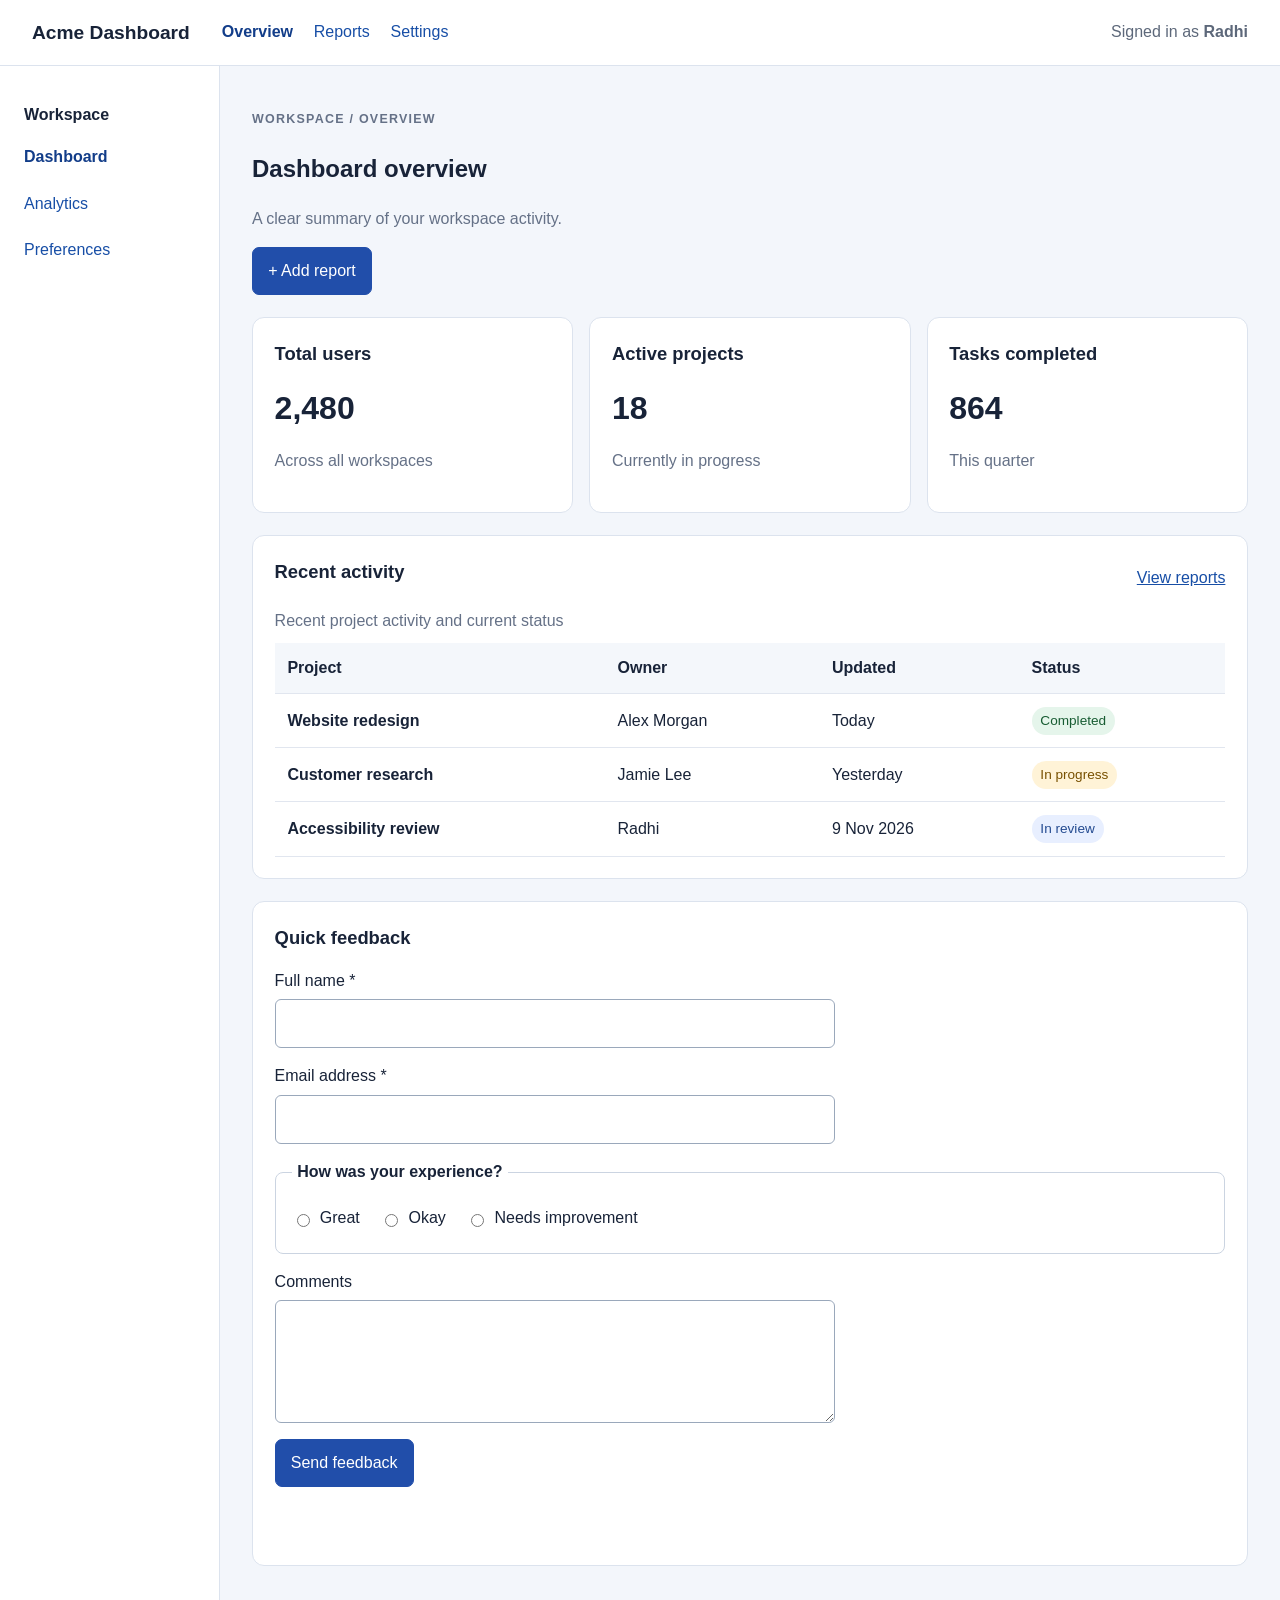
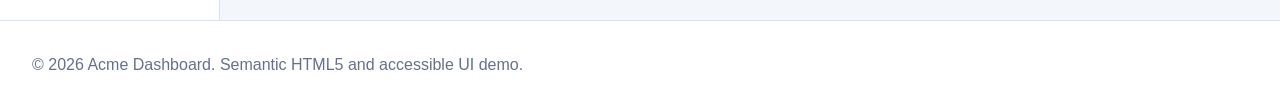
<file: index.html>
<!doctype html>
<html lang="en">
<head>
  <meta charset="utf-8">
  <meta name="viewport" content="width=device-width, initial-scale=1">
  <meta name="description" content="A responsive enterprise dashboard built with semantic HTML5 and accessible components.">
  <title>Dashboard overview | Acme</title>
  <link rel="stylesheet" href="styles.css">
  <script type="module" src="app.js"></script>
</head>
<body>
  <a class="skip-link" href="#main">Skip to main content</a>
  <header class="site-header">
    <a class="brand" href="index.html" aria-label="Acme dashboard home">Acme Dashboard</a>
    <button class="menu-toggle" type="button" aria-controls="primary-nav" aria-expanded="false">Menu</button>
    <nav id="primary-nav" class="primary-nav" aria-label="Main navigation">
      <a href="index.html" aria-current="page">Overview</a>
      <a href="pages/reports.html">Reports</a>
      <a href="pages/settings.html">Settings</a>
    </nav>
    <p class="user-label">Signed in as <strong>Radhi</strong></p>
  </header>
  <div class="page-layout">
    <aside class="sidebar" aria-label="Workspace sidebar">
      <h2>Workspace</h2>
      <nav aria-label="Workspace navigation">
        <a href="index.html" aria-current="page">Dashboard</a>
        <a href="pages/reports.html">Analytics</a>
        <a href="pages/settings.html">Preferences</a>
      </nav>
    </aside>
    <main id="main" class="main-content">
      <p class="eyebrow">WORKSPACE / OVERVIEW</p>
      <section aria-labelledby="page-title">
        <h1 id="page-title">Dashboard overview</h1>
        <p class="muted">A clear summary of your workspace activity.</p>
      </section>
      <button class="button button-primary" type="button" data-open-modal>+ Add report</button>
      <section class="stats-grid" aria-label="Key performance indicators">
        <article class="panel stat-card"><h2>Total users</h2><p class="stat-number">2,480</p><p class="muted">Across all workspaces</p></article>
        <article class="panel stat-card"><h2>Active projects</h2><p class="stat-number">18</p><p class="muted">Currently in progress</p></article>
        <article class="panel stat-card"><h2>Tasks completed</h2><p class="stat-number">864</p><p class="muted">This quarter</p></article>
      </section>
      <section class="panel" aria-labelledby="activity-title">
        <div class="section-heading"><h2 id="activity-title">Recent activity</h2><a href="pages/reports.html">View reports</a></div>
        <div class="table-scroll">
          <table>
            <caption>Recent project activity and current status</caption>
            <thead><tr><th scope="col">Project</th><th scope="col">Owner</th><th scope="col">Updated</th><th scope="col">Status</th></tr></thead>
            <tbody>
              <tr><th scope="row">Website redesign</th><td>Alex Morgan</td><td>Today</td><td><span class="status status-done">Completed</span></td></tr>
              <tr><th scope="row">Customer research</th><td>Jamie Lee</td><td>Yesterday</td><td><span class="status status-progress">In progress</span></td></tr>
              <tr><th scope="row">Accessibility review</th><td>Radhi</td><td>9 Nov 2026</td><td><span class="status status-review">In review</span></td></tr>
            </tbody>
          </table>
        </div>
      </section>
      <section class="panel" aria-labelledby="feedback-title">
        <h2 id="feedback-title">Quick feedback</h2>
        <form id="feedback-form">
          <div class="form-field"><label for="full-name">Full name <span aria-hidden="true">*</span></label><input id="full-name" name="fullName" autocomplete="name" required></div>
          <div class="form-field"><label for="email">Email address <span aria-hidden="true">*</span></label><input id="email" name="email" type="email" autocomplete="email" required></div>
          <fieldset><legend>How was your experience?</legend>
            <label class="choice"><input type="radio" name="rating" value="great" required> Great</label>
            <label class="choice"><input type="radio" name="rating" value="okay"> Okay</label>
            <label class="choice"><input type="radio" name="rating" value="needs-improvement"> Needs improvement</label>
          </fieldset>
          <div class="form-field"><label for="comments">Comments</label><textarea id="comments" name="comments" rows="4"></textarea></div>
          <button class="button button-primary" type="submit">Send feedback</button>
          <p id="feedback-status" class="form-status" role="status" aria-live="polite"></p>
        </form>
      </section>
    </main>
  </div>
  <footer class="site-footer"><p>© 2026 Acme Dashboard. Semantic HTML5 and accessible UI demo.</p></footer>
  <dialog id="report-dialog" aria-labelledby="dialog-title" aria-describedby="dialog-help">
    <form method="dialog" class="dialog-content">
      <div class="section-heading"><h2 id="dialog-title">Create a report</h2><button class="button" value="cancel" aria-label="Close dialog">Close</button></div>
      <p id="dialog-help" class="muted">Enter a name for your new report.</p>
      <label for="report-name">Report name</label><input id="report-name" name="reportName" required>
      <div class="dialog-actions"><button class="button" value="cancel">Cancel</button><button class="button button-primary" value="confirm">Create report</button></div>
      <p id="dialog-status" role="status" aria-live="polite"></p>
    </form>
  </dialog>
</body>
</html>
</file>
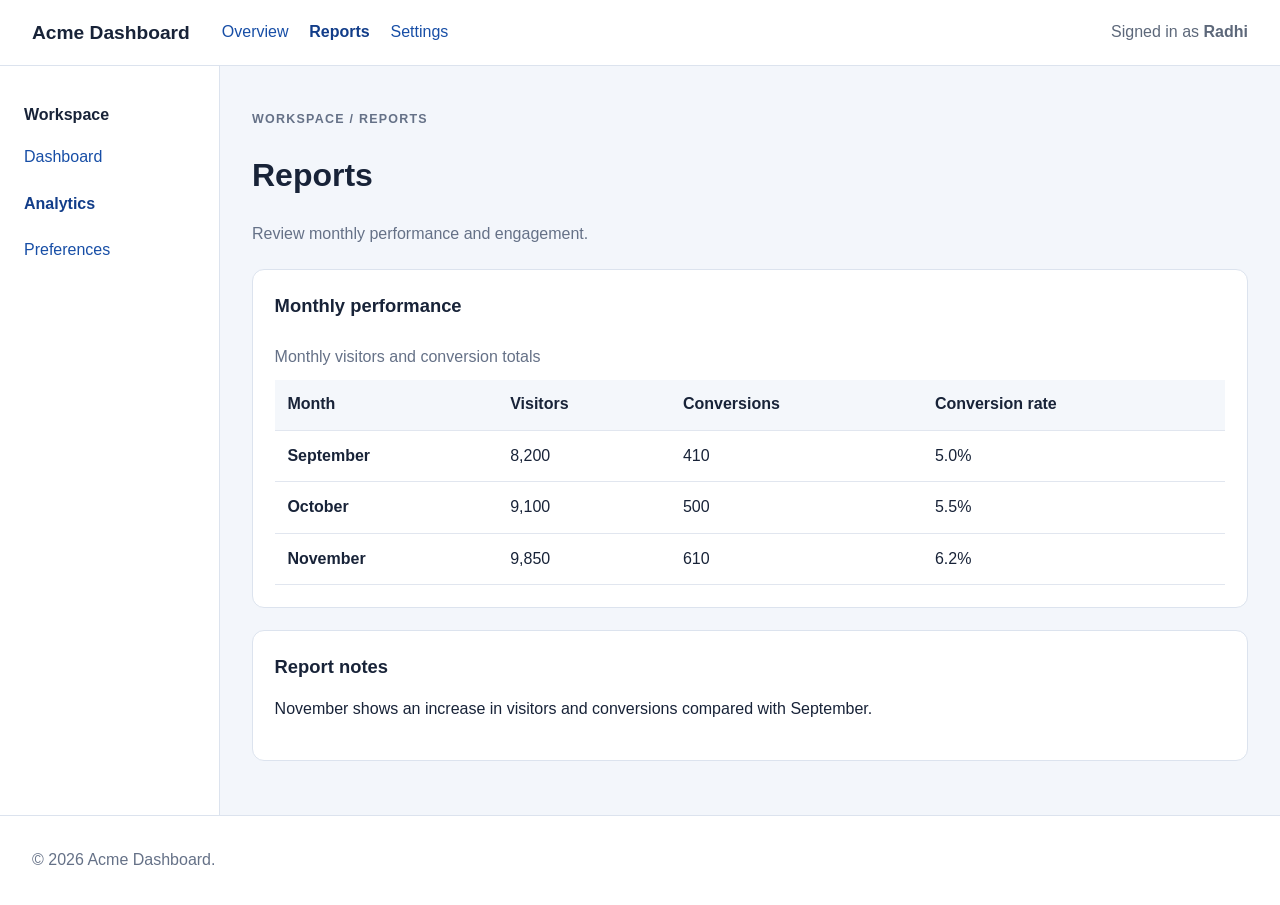
<file: pages/reports.html>
<!doctype html>
<html lang="en">
<head><meta charset="utf-8"><meta name="viewport" content="width=device-width, initial-scale=1"><meta name="description" content="Workspace performance reports."><title>Reports | Acme Dashboard</title><link rel="stylesheet" href="../styles.css"><script type="module" src="../app.js"></script></head>
<body>
<a class="skip-link" href="#main">Skip to main content</a>
<header class="site-header"><a class="brand" href="../index.html">Acme Dashboard</a><button class="menu-toggle" type="button" aria-controls="primary-nav" aria-expanded="false">Menu</button><nav id="primary-nav" class="primary-nav" aria-label="Main navigation"><a href="../index.html">Overview</a><a href="reports.html" aria-current="page">Reports</a><a href="settings.html">Settings</a></nav><p class="user-label">Signed in as <strong>Radhi</strong></p></header>
<div class="page-layout"><aside class="sidebar" aria-label="Workspace sidebar"><h2>Workspace</h2><nav aria-label="Workspace navigation"><a href="../index.html">Dashboard</a><a href="reports.html" aria-current="page">Analytics</a><a href="settings.html">Preferences</a></nav></aside>
<main id="main" class="main-content"><p class="eyebrow">WORKSPACE / REPORTS</p><h1>Reports</h1><p class="muted">Review monthly performance and engagement.</p>
<section class="panel" aria-labelledby="monthly-title"><h2 id="monthly-title">Monthly performance</h2><div class="table-scroll"><table><caption>Monthly visitors and conversion totals</caption><thead><tr><th scope="col">Month</th><th scope="col">Visitors</th><th scope="col">Conversions</th><th scope="col">Conversion rate</th></tr></thead><tbody><tr><th scope="row">September</th><td>8,200</td><td>410</td><td>5.0%</td></tr><tr><th scope="row">October</th><td>9,100</td><td>500</td><td>5.5%</td></tr><tr><th scope="row">November</th><td>9,850</td><td>610</td><td>6.2%</td></tr></tbody></table></div></section>
<section class="panel" aria-labelledby="notes-title"><h2 id="notes-title">Report notes</h2><p>November shows an increase in visitors and conversions compared with September.</p></section></main></div>
<footer class="site-footer"><p>© 2026 Acme Dashboard.</p></footer></body></html>
</file>
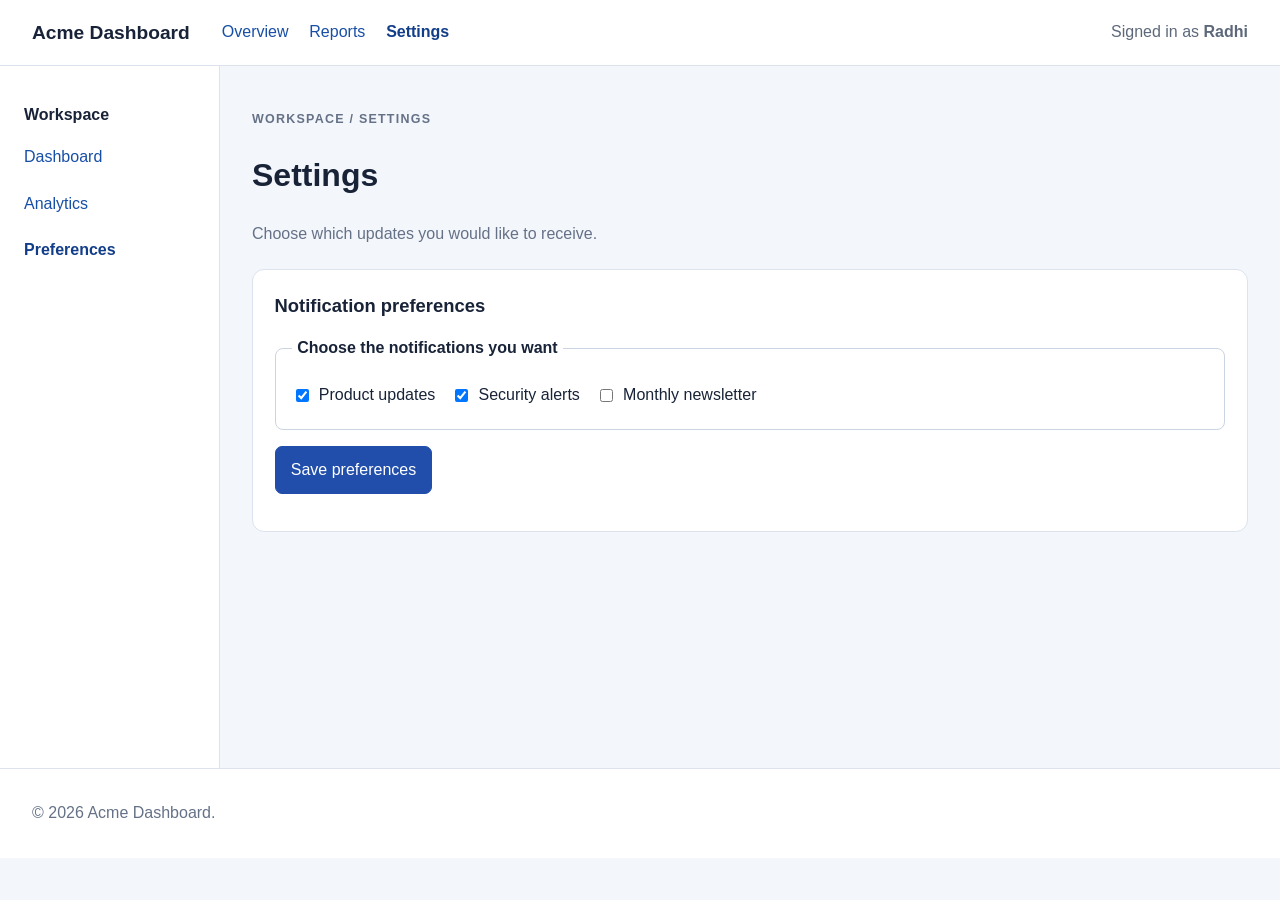
<file: pages/settings.html>
<!doctype html>
<html lang="en">
<head><meta charset="utf-8"><meta name="viewport" content="width=device-width, initial-scale=1"><meta name="description" content="Manage accessible dashboard preferences."><title>Settings | Acme Dashboard</title><link rel="stylesheet" href="../styles.css"><script type="module" src="../app.js"></script></head>
<body>
<a class="skip-link" href="#main">Skip to main content</a>
<header class="site-header"><a class="brand" href="../index.html">Acme Dashboard</a><button class="menu-toggle" type="button" aria-controls="primary-nav" aria-expanded="false">Menu</button><nav id="primary-nav" class="primary-nav" aria-label="Main navigation"><a href="../index.html">Overview</a><a href="reports.html">Reports</a><a href="settings.html" aria-current="page">Settings</a></nav><p class="user-label">Signed in as <strong>Radhi</strong></p></header>
<div class="page-layout"><aside class="sidebar" aria-label="Workspace sidebar"><h2>Workspace</h2><nav aria-label="Workspace navigation"><a href="../index.html">Dashboard</a><a href="reports.html">Analytics</a><a href="settings.html" aria-current="page">Preferences</a></nav></aside>
<main id="main" class="main-content"><p class="eyebrow">WORKSPACE / SETTINGS</p><h1>Settings</h1><p class="muted">Choose which updates you would like to receive.</p>
<section class="panel" aria-labelledby="preferences-title"><h2 id="preferences-title">Notification preferences</h2><form id="preferences-form"><fieldset><legend>Choose the notifications you want</legend><label class="choice"><input type="checkbox" name="updates" value="product" checked> Product updates</label><label class="choice"><input type="checkbox" name="updates" value="security" checked> Security alerts</label><label class="choice"><input type="checkbox" name="updates" value="newsletter"> Monthly newsletter</label></fieldset><button class="button button-primary" type="submit">Save preferences</button><p id="preferences-status" role="status" aria-live="polite"></p></form></section></main></div>
<footer class="site-footer"><p>© 2026 Acme Dashboard.</p></footer></body></html>
</file>
<file: styles.css>
*{box-sizing:border-box}html{scroll-behavior:smooth}body{margin:0;font:16px/1.55 Arial,Helvetica,sans-serif;color:#182338;background:#f3f6fb}a{color:#174ea6}a:hover{text-decoration-thickness:2px}a:focus-visible,button:focus-visible,input:focus-visible,textarea:focus-visible{outline:3px solid #e5a000;outline-offset:3px}.skip-link{position:absolute;left:-9999px;top:1rem;z-index:10;padding:.75rem 1rem;background:#fff;color:#111}.skip-link:focus{left:1rem}.site-header{display:flex;align-items:center;gap:2rem;padding:1rem 2rem;background:#fff;border-bottom:1px solid #dce3ee}.brand{font-size:1.2rem;font-weight:700;text-decoration:none;color:#182338;white-space:nowrap}.primary-nav{display:flex;align-items:center;gap:1.3rem;flex:1}.primary-nav a,.sidebar a{padding:.25rem 0;text-decoration:none}.primary-nav a[aria-current=page],.sidebar a[aria-current=page]{font-weight:700;color:#123d89}.user-label{margin:0 0 0 auto;color:#5d687a}.menu-toggle{display:none}.page-layout{display:grid;grid-template-columns:220px minmax(0,1fr);min-height:78vh}.sidebar{padding:1.5rem;background:#fff;border-right:1px solid #dce3ee}.sidebar h2{font-size:1rem}.sidebar nav{display:grid;gap:.85rem}.main-content{width:100%;max-width:1120px;margin:0 auto;padding:2rem}.eyebrow{font-size:.78rem;font-weight:700;letter-spacing:.1em;color:#657187}.muted{color:#657187}.panel{margin:1.4rem 0;padding:1.35rem;background:#fff;border:1px solid #dce3ee;border-radius:12px}.panel h2{margin-top:0;font-size:1.15rem}.stats-grid{display:grid;grid-template-columns:repeat(3,minmax(0,1fr));gap:1rem;margin:1.4rem 0}.stat-card{margin:0}.stat-number{margin:.15rem 0;font-size:2rem;font-weight:700}.section-heading{display:flex;align-items:center;justify-content:space-between;gap:1rem}.section-heading h2{margin:0 0 .8rem}.table-scroll{overflow-x:auto}table{width:100%;border-collapse:collapse;text-align:left}caption{text-align:left;padding:.6rem 0;color:#657187}th,td{padding:.8rem;border-bottom:1px solid #e1e6ef}thead{background:#f4f7fb}th{font-weight:700}.status{display:inline-block;padding:.2rem .55rem;border-radius:20px;font-size:.85rem}.status-done{background:#e5f5eb;color:#175c32}.status-progress{background:#fff3d7;color:#785000}.status-review{background:#e8efff;color:#244b91}.button{display:inline-block;padding:.65rem .95rem;border:1px solid #9aa8bb;border-radius:7px;background:#fff;color:#182338;font:inherit;cursor:pointer}.button-primary{background:#214eaa;border-color:#214eaa;color:#fff}.form-field{display:grid;gap:.35rem;margin:1rem 0}.form-field input,.form-field textarea,dialog input{width:100%;max-width:560px;padding:.7rem;border:1px solid #9aa8bb;border-radius:6px;font:inherit}fieldset{margin:1rem 0;padding:1rem;border:1px solid #cbd4e1;border-radius:8px}legend{padding:0 .35rem;font-weight:700}.choice{display:inline-flex;align-items:center;gap:.45rem;margin:.35rem 1rem .35rem 0}.form-status{min-height:1.5rem;color:#175c32}.site-footer{padding:1rem 2rem;background:#fff;color:#657187;border-top:1px solid #dce3ee}dialog{width:min(92vw,480px);border:0;border-radius:12px;padding:0;box-shadow:0 15px 50px #0005}dialog::backdrop{background:#17233899}.dialog-content{padding:1.4rem}.dialog-content h2{margin:0}.dialog-content>input{display:block;margin:.6rem 0 1rem}.dialog-actions{display:flex;justify-content:flex-end;gap:.6rem;margin-top:1rem}@media(max-width:760px){.site-header{flex-wrap:wrap;padding:1rem}.menu-toggle{display:block;margin-left:auto}.primary-nav{display:none;flex-basis:100%;align-items:flex-start;flex-direction:column;gap:.65rem}.primary-nav.open{display:flex}.user-label{display:none}.page-layout{grid-template-columns:1fr}.sidebar{border-right:0;border-bottom:1px solid #dce3ee}.sidebar nav{grid-template-columns:repeat(3,minmax(0,1fr))}.main-content{padding:1rem}.stats-grid{grid-template-columns:1fr}.site-footer{padding:1rem}}@media(prefers-reduced-motion:reduce){html{scroll-behavior:auto}}
</file>
